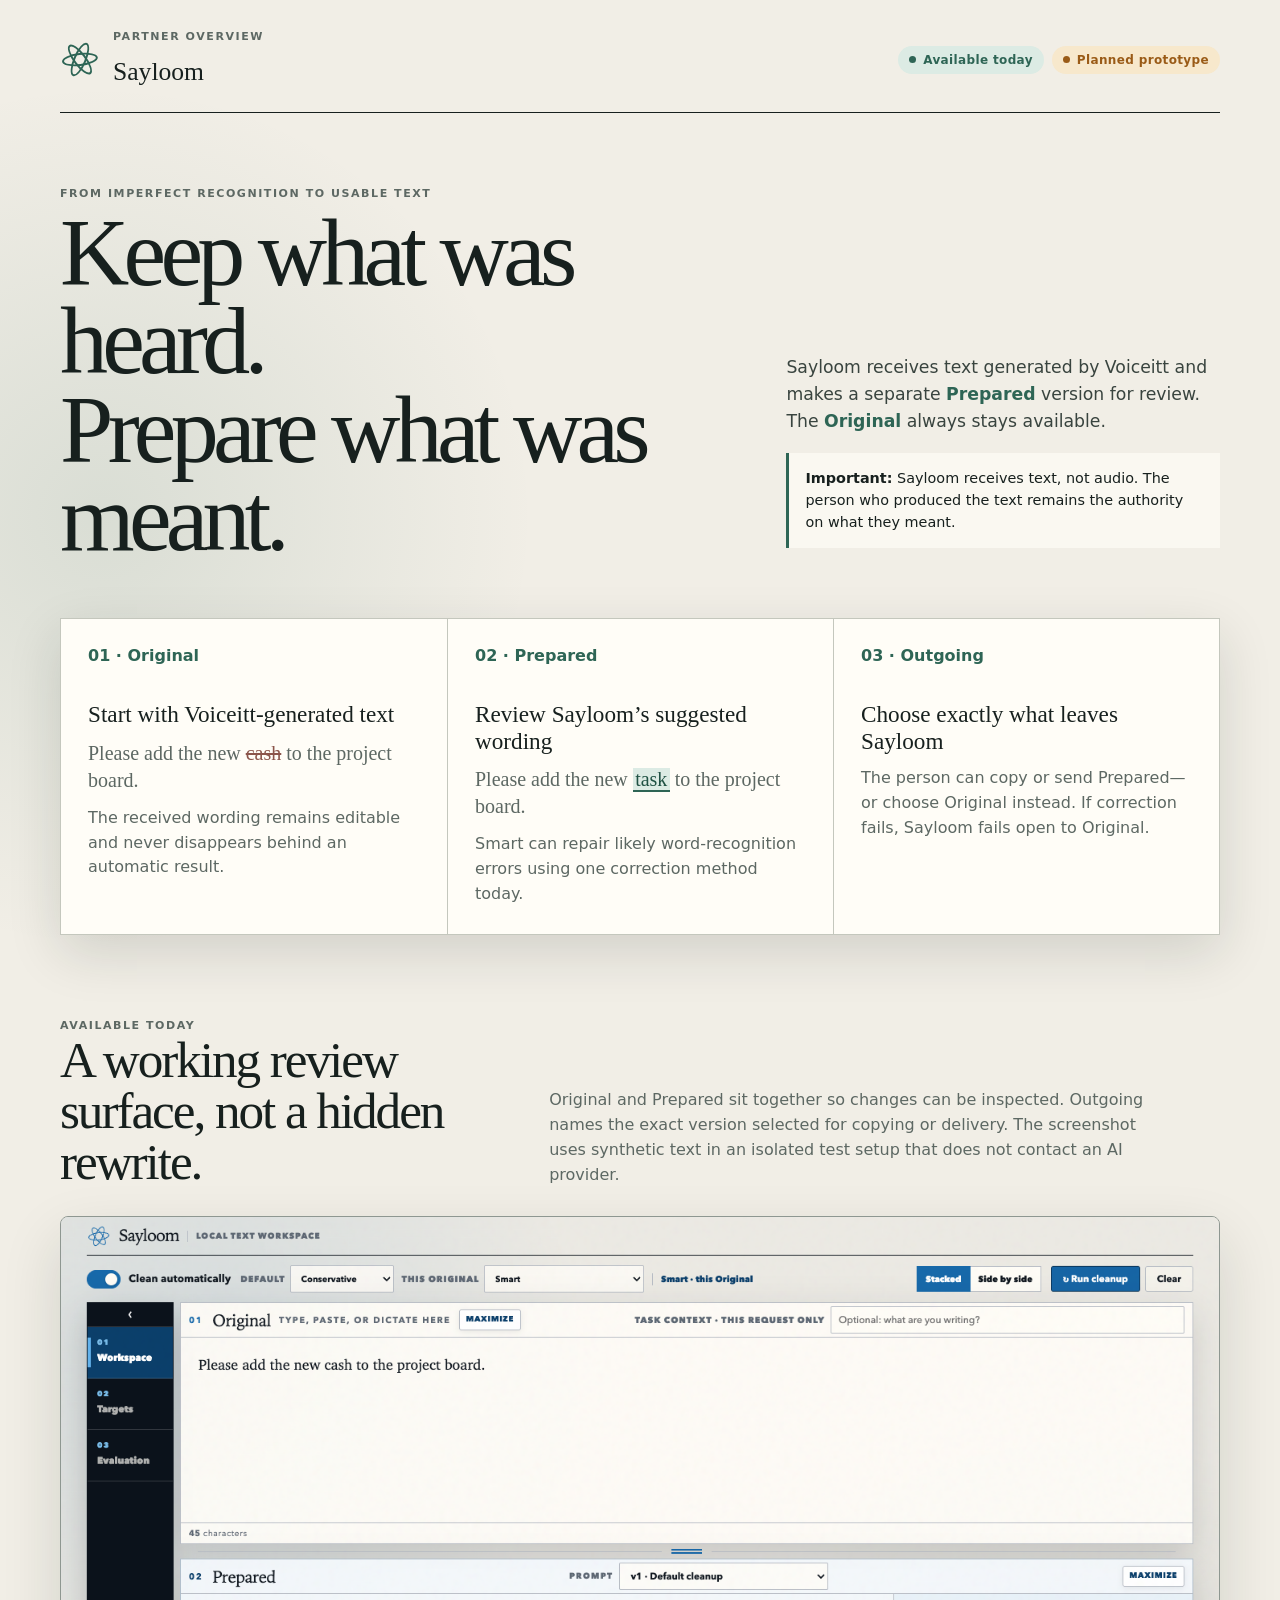
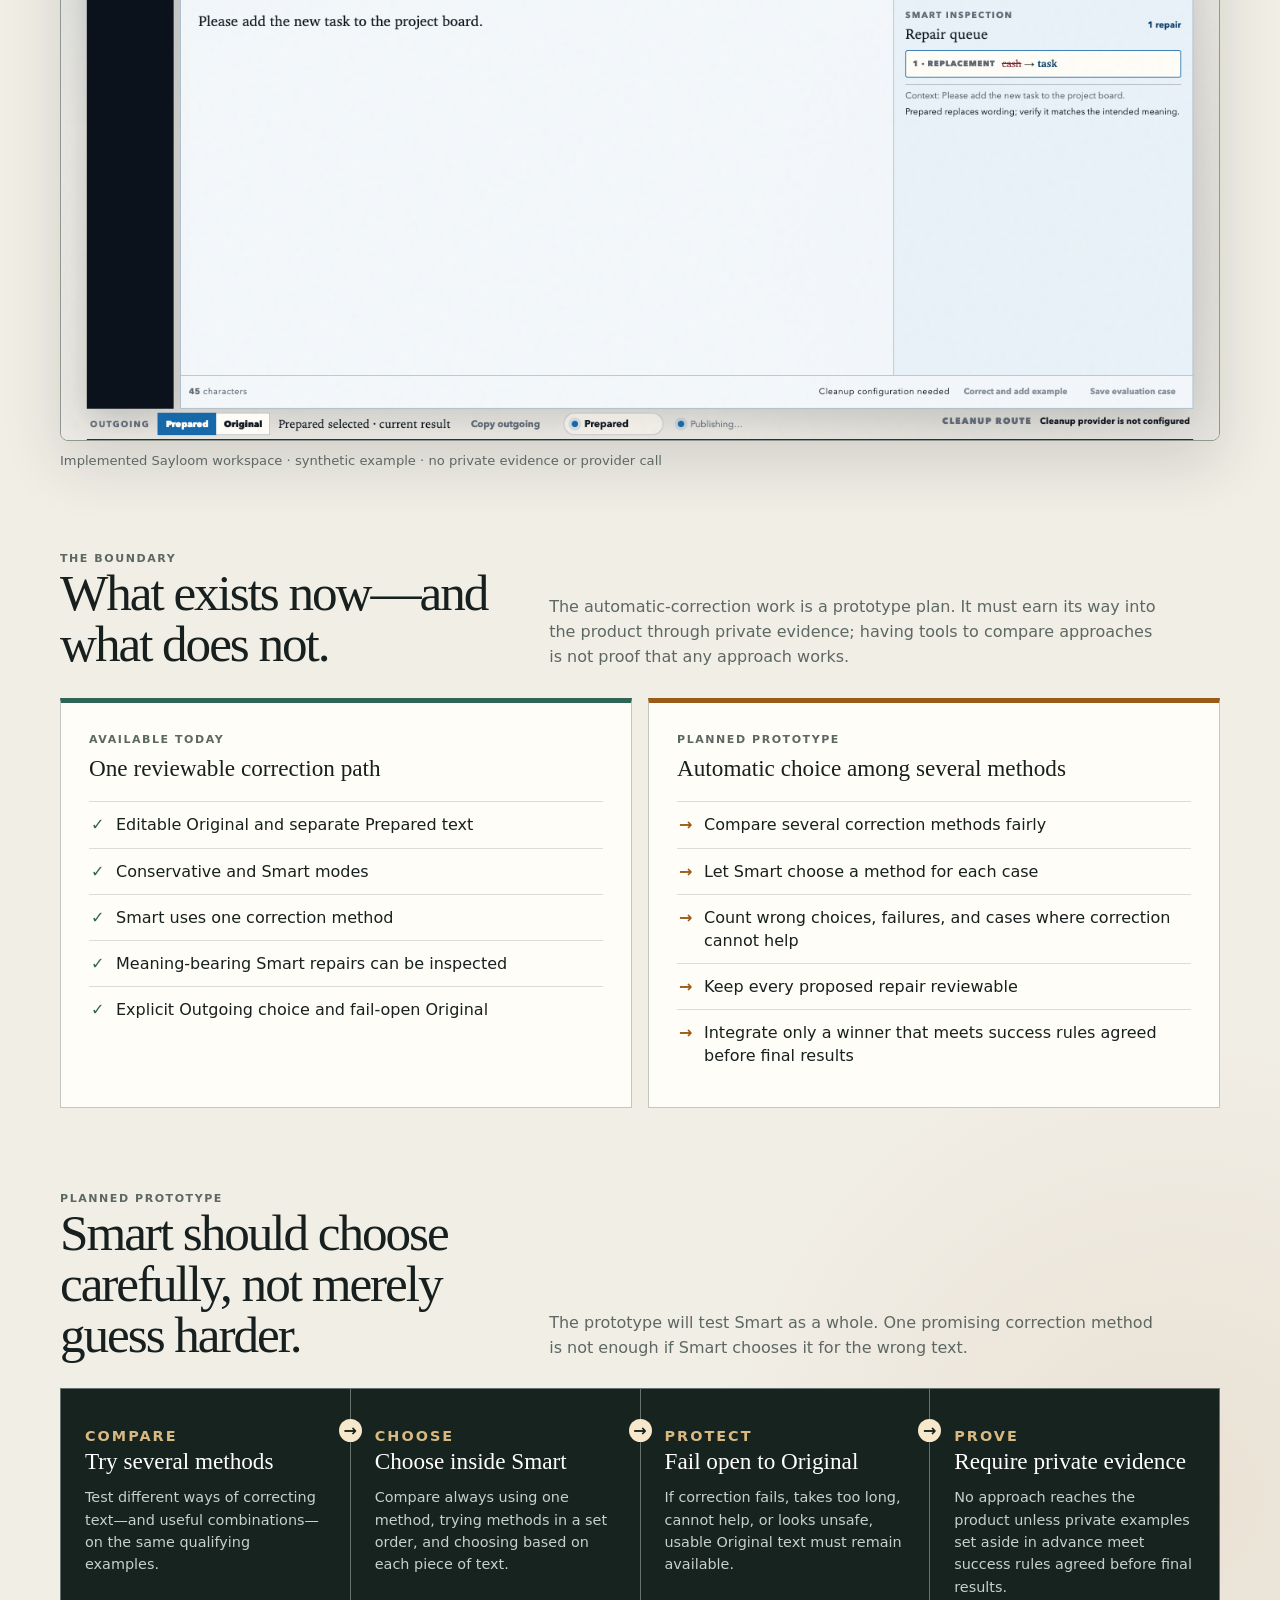
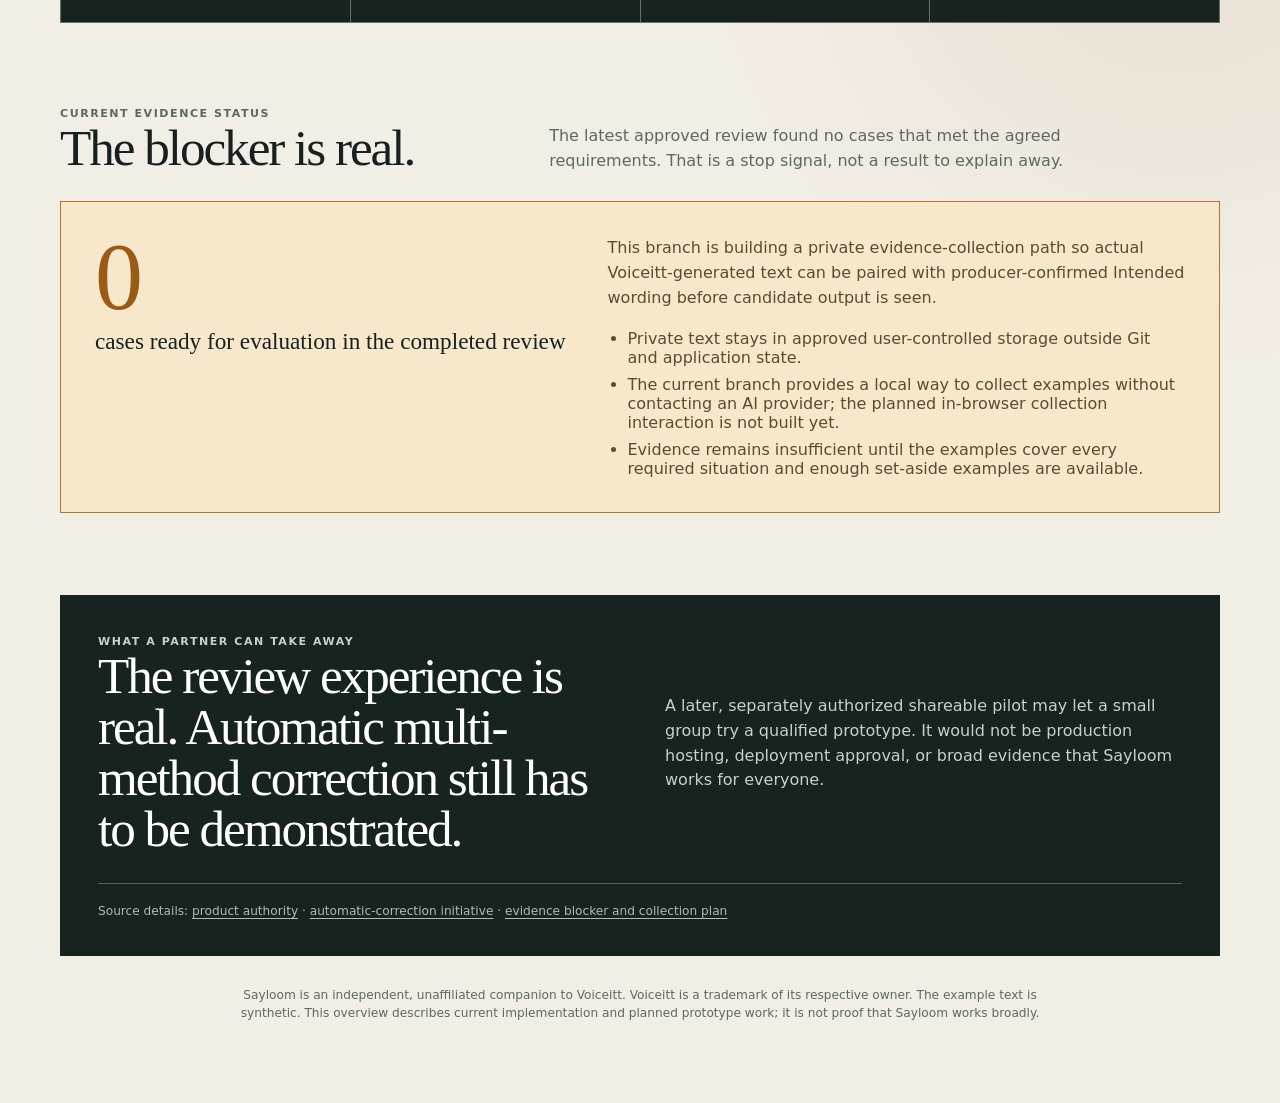
<file: docs/partner-demo.html>
<!doctype html>
<html lang="en">
  <head>
    <meta charset="utf-8">
    <meta name="viewport" content="width=device-width, initial-scale=1">
    <meta name="color-scheme" content="light">
    <title>Sayloom partner overview</title>
    <style>
      :root {
        --ink: #17201e;
        --muted: #5d6863;
        --paper: #f1eee6;
        --card: #fffdf7;
        --line: #c4c7bd;
        --green: #2e6555;
        --green-pale: #dcebe4;
        --amber: #9a5b17;
        --amber-pale: #f7e8cc;
        --night: #16231f;
        --shadow: rgba(23, 32, 30, 0.14);
      }

      * { box-sizing: border-box; }
      html { scroll-behavior: smooth; }
      body {
        margin: 0;
        color: var(--ink);
        background:
          radial-gradient(circle at 8% 12%, rgba(46, 101, 85, 0.12), transparent 27rem),
          radial-gradient(circle at 92% 72%, rgba(154, 91, 23, 0.09), transparent 30rem),
          var(--paper);
        font-family: "Avenir Next", Avenir, system-ui, sans-serif;
      }

      a { color: inherit; }
      .page { width: min(1160px, calc(100% - 40px)); margin: 0 auto; padding: 28px 0 80px; }
      .masthead { display: flex; justify-content: space-between; align-items: center; gap: 24px; padding-bottom: 20px; border-bottom: 1px solid var(--ink); }
      .brand { display: flex; align-items: center; gap: 13px; }
      .mark { position: relative; width: 40px; height: 40px; transform: rotate(-7deg); }
      .mark i { position: absolute; top: 13px; left: 2px; width: 36px; height: 13px; border: 2px solid var(--green); border-radius: 50%; }
      .mark i:nth-child(2) { transform: rotate(60deg); }
      .mark i:nth-child(3) { transform: rotate(120deg); }
      .brand-name, h1, h2, h3 { font-family: "Iowan Old Style", Palatino, serif; font-weight: 500; }
      .brand-name { margin: 0; font-size: 1.6rem; }
      .eyebrow { margin: 0 0 7px; color: var(--muted); font-size: 0.69rem; font-weight: 800; letter-spacing: 0.14em; text-transform: uppercase; }
      .state-key { display: flex; flex-wrap: wrap; gap: 8px; justify-content: flex-end; }
      .pill { display: inline-flex; align-items: center; gap: 7px; padding: 7px 11px; border-radius: 999px; font-size: 0.75rem; font-weight: 800; letter-spacing: 0.03em; }
      .pill::before { content: ""; width: 7px; height: 7px; border-radius: 50%; background: currentColor; }
      .pill.today { color: var(--green); background: var(--green-pale); }
      .pill.planned { color: var(--amber); background: var(--amber-pale); }

      .hero { display: grid; grid-template-columns: 1.2fr 0.8fr; gap: clamp(34px, 6vw, 76px); align-items: end; padding: 72px 0 56px; }
      h1 { max-width: 780px; margin: 0; font-size: clamp(3.15rem, 7.5vw, 6.5rem); line-height: 0.92; letter-spacing: -0.06em; }
      h2 { margin: 0; font-size: clamp(2rem, 4vw, 3.4rem); line-height: 1; letter-spacing: -0.04em; }
      h3 { margin: 0; font-size: 1.45rem; line-height: 1.15; }
      p { line-height: 1.55; }
      .hero-copy { margin: 0 0 3px; color: #39443f; font-size: 1.08rem; }
      .hero-copy strong { color: var(--green); }
      .rule-note { margin-top: 18px; padding: 14px 16px; border-left: 3px solid var(--green); background: rgba(255, 253, 247, 0.65); font-size: 0.9rem; }

      .story { display: grid; grid-template-columns: repeat(3, 1fr); border: 1px solid var(--line); background: var(--card); box-shadow: 0 18px 50px var(--shadow); }
      .story-card { min-height: 255px; padding: 27px; }
      .story-card + .story-card { border-left: 1px solid var(--line); }
      .story-card .number { display: block; margin-bottom: 36px; color: var(--green); font-weight: 850; }
      .story-card p { margin: 12px 0 0; color: var(--muted); }
      .example { margin: 18px 0 0; font-family: "Iowan Old Style", Palatino, serif; font-size: 1.25rem; line-height: 1.35; }
      del { color: #8b554b; text-decoration-thickness: 2px; }
      mark { padding: 0 0.12em; color: #1f5143; background: var(--green-pale); border-bottom: 2px solid var(--green); }

      .section { padding-top: 82px; }
      .section-heading { display: grid; grid-template-columns: 0.8fr 1.2fr; gap: 42px; align-items: end; margin-bottom: 28px; }
      .section-heading p { max-width: 610px; margin: 0; color: var(--muted); }
      figure { margin: 0; }
      .product-shot { overflow: hidden; border: 1px solid #8e9791; border-radius: 8px; background: #e6e5df; box-shadow: 0 24px 60px var(--shadow); }
      .product-shot img { display: block; width: 100%; height: auto; }
      figcaption { margin-top: 12px; color: var(--muted); font-size: 0.82rem; }

      .boundary { display: grid; grid-template-columns: 1fr 1fr; gap: 16px; }
      .boundary-card { padding: 28px; border: 1px solid var(--line); background: var(--card); }
      .boundary-card.today { border-top: 5px solid var(--green); }
      .boundary-card.planned { border-top: 5px solid var(--amber); }
      .boundary-card ul { margin: 20px 0 0; padding: 0; list-style: none; }
      .boundary-card li { position: relative; padding: 11px 0 11px 27px; border-top: 1px solid #dcddd6; line-height: 1.45; }
      .boundary-card li::before { position: absolute; left: 2px; font-weight: 900; }
      .boundary-card.today li::before { content: "✓"; color: var(--green); }
      .boundary-card.planned li::before { content: "→"; color: var(--amber); }

      .future-path { display: grid; grid-template-columns: repeat(4, 1fr); gap: 1px; margin-top: 24px; border: 1px solid #68726d; background: #68726d; }
      .future-step { position: relative; min-height: 190px; padding: 24px; background: var(--night); color: white; }
      .future-step + .future-step::before { content: "→"; position: absolute; left: -12px; top: 30px; z-index: 2; display: grid; place-items: center; width: 23px; height: 23px; border-radius: 50%; color: var(--night); background: var(--amber-pale); font-weight: 900; }
      .future-step .eyebrow { color: #d9b982; }
      .future-step p { margin: 12px 0 0; color: #c7d0cc; font-size: 0.9rem; }

      .evidence { display: grid; grid-template-columns: 0.9fr 1.1fr; gap: 40px; margin-top: 26px; padding: 34px; border: 1px solid #b17432; background: var(--amber-pale); }
      .evidence strong.big { display: block; color: var(--amber); font-family: "Iowan Old Style", Palatino, serif; font-size: clamp(3rem, 8vw, 6rem); font-weight: 500; line-height: 0.85; }
      .evidence h3 { margin-top: 10px; }
      .evidence p { margin: 0; color: #5e4a31; }
      .evidence ul { margin: 18px 0 0; padding-left: 20px; color: #5e4a31; }
      .evidence li + li { margin-top: 8px; }

      .closing { margin-top: 82px; padding: 38px; color: white; background: var(--night); }
      .closing-grid { display: grid; grid-template-columns: 1fr 1fr; gap: 50px; align-items: center; }
      .closing h2 { max-width: 600px; }
      .closing p { margin: 0; color: #c7d0cc; }
      .sources { margin-top: 28px; padding-top: 20px; border-top: 1px solid #53615b; color: #aebbb5; font-size: 0.76rem; }
      .sources a { text-underline-offset: 3px; }
      .disclaimer { margin: 30px auto 0; max-width: 820px; color: var(--muted); font-size: 0.76rem; text-align: center; }

      @media print {
        @page { size: A4 portrait; margin: 12mm 10mm; }
        body { -webkit-print-color-adjust: exact; print-color-adjust: exact; }
        .page { width: auto; padding: 0; }
        .hero { padding: 36px 0 28px; }
        h1 { font-size: 4.2rem; }
        .story, .boundary, .future-path, .evidence, figure { break-inside: avoid; page-break-inside: avoid; }
        .story-card { min-height: 210px; padding: 20px; }
        .story-card .number { margin-bottom: 18px; }
        .section { break-before: page; page-break-before: always; padding-top: 0; }
        .section-heading { break-after: avoid; page-break-after: avoid; }
        .closing { break-before: page; page-break-before: always; break-inside: avoid; page-break-inside: avoid; margin-top: 0; }
      }

      @media (max-width: 780px) {
        .page { width: min(100% - 24px, 620px); padding-top: 18px; }
        .masthead { align-items: flex-start; }
        .state-key { display: grid; justify-items: end; }
        .hero, .section-heading, .boundary, .evidence, .closing-grid { grid-template-columns: 1fr; }
        .hero { padding: 50px 0 38px; gap: 28px; }
        .story, .future-path { grid-template-columns: 1fr; }
        .story-card { min-height: 0; }
        .story-card + .story-card { border-left: 0; border-top: 1px solid var(--line); }
        .story-card .number { margin-bottom: 18px; }
        .future-step { min-height: 0; }
        .future-step + .future-step::before { content: "↓"; left: 24px; top: -12px; }
        .section { padding-top: 62px; }
        .closing { padding: 28px; }
      }
    </style>
  </head>
  <body>
    <div class="page">
      <header class="masthead">
        <div class="brand">
          <span class="mark" aria-hidden="true"><i></i><i></i><i></i></span>
          <div><p class="eyebrow">Partner overview</p><p class="brand-name">Sayloom</p></div>
        </div>
        <div class="state-key" aria-label="Project status key">
          <span class="pill today">Available today</span>
          <span class="pill planned">Planned prototype</span>
        </div>
      </header>

      <main>
        <section class="hero">
          <div>
            <p class="eyebrow">From imperfect recognition to usable text</p>
            <h1>Keep what was heard.<br>Prepare what was meant.</h1>
          </div>
          <div>
            <p class="hero-copy">Sayloom receives text generated by Voiceitt and makes a separate <strong>Prepared</strong> version for review. The <strong>Original</strong> always stays available.</p>
            <p class="rule-note"><strong>Important:</strong> Sayloom receives text, not audio. The person who produced the text remains the authority on what they meant.</p>
          </div>
        </section>

        <section class="story" aria-label="The Sayloom workflow available today">
          <article class="story-card">
            <span class="number">01 · Original</span>
            <h3>Start with Voiceitt-generated text</h3>
            <p class="example">Please add the new <del>cash</del> to the project board.</p>
            <p>The received wording remains editable and never disappears behind an automatic result.</p>
          </article>
          <article class="story-card">
            <span class="number">02 · Prepared</span>
            <h3>Review Sayloom’s suggested wording</h3>
            <p class="example">Please add the new <mark>task</mark> to the project board.</p>
            <p>Smart can repair likely word-recognition errors using one correction method today.</p>
          </article>
          <article class="story-card">
            <span class="number">03 · Outgoing</span>
            <h3>Choose exactly what leaves Sayloom</h3>
            <p>The person can copy or send Prepared—or choose Original instead. If correction fails, Sayloom fails open to Original.</p>
          </article>
        </section>

        <section class="section" aria-labelledby="built-title">
          <div class="section-heading">
            <div><p class="eyebrow">Available today</p><h2 id="built-title">A working review surface, not a hidden rewrite.</h2></div>
            <p>Original and Prepared sit together so changes can be inspected. Outgoing names the exact version selected for copying or delivery. The screenshot uses synthetic text in an isolated test setup that does not contact an AI provider.</p>
          </div>
          <figure>
            <div class="product-shot"><img src="images/partner-demo-workspace.png" alt="Sayloom workspace showing synthetic Original and Prepared text, a Smart repair review, and Prepared selected as Outgoing"></div>
            <figcaption>Implemented Sayloom workspace · synthetic example · no private evidence or provider call</figcaption>
          </figure>
        </section>

        <section class="section" aria-labelledby="boundary-title">
          <div class="section-heading">
            <div><p class="eyebrow">The boundary</p><h2 id="boundary-title">What exists now—and what does not.</h2></div>
            <p>The automatic-correction work is a prototype plan. It must earn its way into the product through private evidence; having tools to compare approaches is not proof that any approach works.</p>
          </div>
          <div class="boundary">
            <article class="boundary-card today">
              <p class="eyebrow">Available today</p>
              <h3>One reviewable correction path</h3>
              <ul>
                <li>Editable Original and separate Prepared text</li>
                <li>Conservative and Smart modes</li>
                <li>Smart uses one correction method</li>
                <li>Meaning-bearing Smart repairs can be inspected</li>
                <li>Explicit Outgoing choice and fail-open Original</li>
              </ul>
            </article>
            <article class="boundary-card planned">
              <p class="eyebrow">Planned prototype</p>
              <h3>Automatic choice among several methods</h3>
              <ul>
                <li>Compare several correction methods fairly</li>
                <li>Let Smart choose a method for each case</li>
                <li>Count wrong choices, failures, and cases where correction cannot help</li>
                <li>Keep every proposed repair reviewable</li>
                <li>Integrate only a winner that meets success rules agreed before final results</li>
              </ul>
            </article>
          </div>
        </section>

        <section class="section" aria-labelledby="plan-title">
          <div class="section-heading">
            <div><p class="eyebrow">Planned prototype</p><h2 id="plan-title">Smart should choose carefully, not merely guess harder.</h2></div>
            <p>The prototype will test Smart as a whole. One promising correction method is not enough if Smart chooses it for the wrong text.</p>
          </div>
          <div class="future-path" aria-label="Planned automatic correction prototype flow">
            <article class="future-step"><p class="eyebrow">Compare</p><h3>Try several methods</h3><p>Test different ways of correcting text—and useful combinations—on the same qualifying examples.</p></article>
            <article class="future-step"><p class="eyebrow">Choose</p><h3>Choose inside Smart</h3><p>Compare always using one method, trying methods in a set order, and choosing based on each piece of text.</p></article>
            <article class="future-step"><p class="eyebrow">Protect</p><h3>Fail open to Original</h3><p>If correction fails, takes too long, cannot help, or looks unsafe, usable Original text must remain available.</p></article>
            <article class="future-step"><p class="eyebrow">Prove</p><h3>Require private evidence</h3><p>No approach reaches the product unless private examples set aside in advance meet success rules agreed before final results.</p></article>
          </div>
        </section>

        <section class="section" aria-labelledby="evidence-title">
          <div class="section-heading">
            <div><p class="eyebrow">Current evidence status</p><h2 id="evidence-title">The blocker is real.</h2></div>
            <p>The latest approved review found no cases that met the agreed requirements. That is a stop signal, not a result to explain away.</p>
          </div>
          <div class="evidence">
            <div><strong class="big">0</strong><h3>cases ready for evaluation in the completed review</h3></div>
            <div>
              <p>This branch is building a private evidence-collection path so actual Voiceitt-generated text can be paired with producer-confirmed Intended wording before candidate output is seen.</p>
              <ul>
                <li>Private text stays in approved user-controlled storage outside Git and application state.</li>
                <li>The current branch provides a local way to collect examples without contacting an AI provider; the planned in-browser collection interaction is not built yet.</li>
                <li>Evidence remains insufficient until the examples cover every required situation and enough set-aside examples are available.</li>
              </ul>
            </div>
          </div>
        </section>

        <section class="closing">
          <div class="closing-grid">
            <div><p class="eyebrow">What a partner can take away</p><h2>The review experience is real. Automatic multi-method correction still has to be demonstrated.</h2></div>
            <p>A later, separately authorized shareable pilot may let a small group try a qualified prototype. It would not be production hosting, deployment approval, or broad evidence that Sayloom works for everyone.</p>
          </div>
          <div class="sources">Source details: <a href="../PRODUCT.md">product authority</a> · <a href="https://github.com/dmclark/sayloom/issues/46">automatic-correction initiative</a> · <a href="https://github.com/dmclark/sayloom/issues/60">evidence blocker and collection plan</a></div>
        </section>
      </main>

      <p class="disclaimer">Sayloom is an independent, unaffiliated companion to Voiceitt. Voiceitt is a trademark of its respective owner. The example text is synthetic. This overview describes current implementation and planned prototype work; it is not proof that Sayloom works broadly.</p>
    </div>
  </body>
</html>
</file>
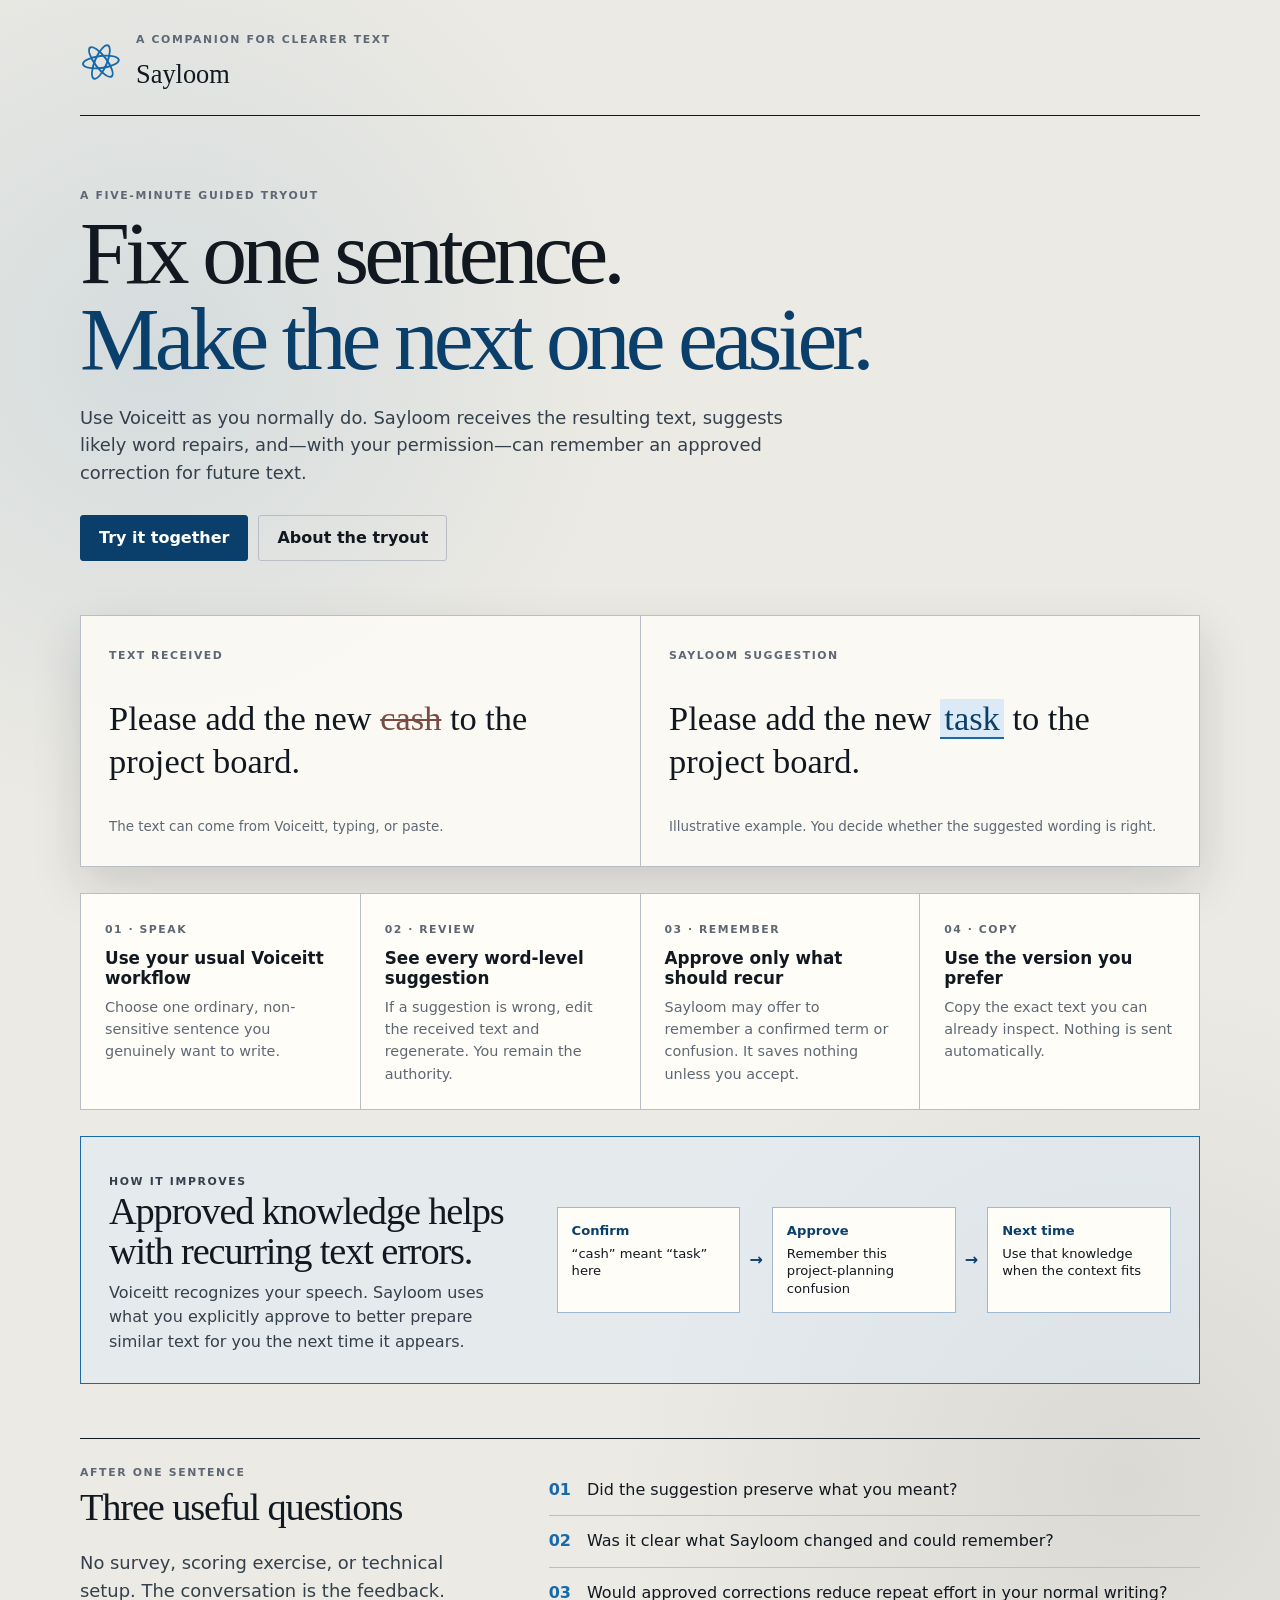
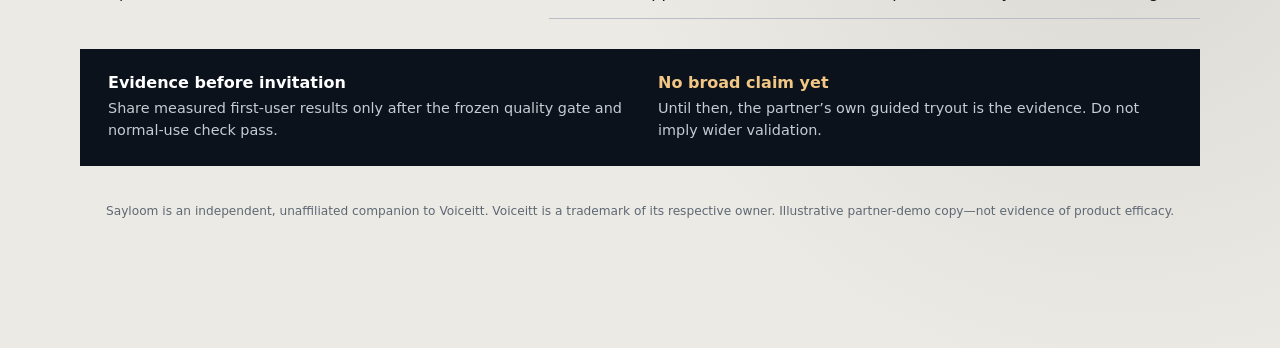
<file: docs/drafts/partner-demo.html>
<!doctype html>
<html lang="en">
  <head>
    <meta charset="utf-8">
    <meta name="viewport" content="width=device-width, initial-scale=1">
    <meta name="color-scheme" content="light">
    <title>Sayloom partner demonstration</title>
    <style>
      :root {
        --ink: #111820;
        --night: #0b121b;
        --muted: #5e6874;
        --paper: #eceae4;
        --paper-bright: #fffdf7;
        --line: #b9bec6;
        --blue: #1769aa;
        --blue-dark: #0b3f6b;
        --blue-pale: #dbeaf6;
        --shadow: rgba(11, 18, 27, 0.15);
      }

      * { box-sizing: border-box; }

      body {
        margin: 0;
        min-height: 100vh;
        color: var(--ink);
        background:
          radial-gradient(circle at 12% 18%, rgba(23, 105, 170, 0.11), transparent 30rem),
          radial-gradient(circle at 88% 76%, rgba(11, 18, 27, 0.08), transparent 32rem),
          var(--paper);
        font-family: "Avenir Next", Avenir, system-ui, sans-serif;
      }

      .page {
        width: min(1120px, calc(100% - 40px));
        margin: 0 auto;
        padding: 32px 0 116px;
      }

      .masthead {
        display: flex;
        align-items: center;
        justify-content: space-between;
        gap: 20px;
        padding-bottom: 20px;
        border-bottom: 1px solid var(--ink);
      }

      .brand { display: flex; align-items: center; gap: 14px; }
      .mark { position: relative; width: 42px; height: 42px; transform: rotate(-7deg); }
      .mark i {
        position: absolute;
        top: 13px;
        left: 2px;
        width: 38px;
        height: 14px;
        border: 2px solid var(--blue);
        border-radius: 50%;
      }
      .mark i:nth-child(2) { transform: rotate(60deg); }
      .mark i:nth-child(3) { transform: rotate(120deg); }

      .eyebrow {
        margin: 0 0 5px;
        color: var(--muted);
        font-size: 0.68rem;
        font-weight: 800;
        letter-spacing: 0.15em;
        text-transform: uppercase;
      }

      .brand-name { margin: 0; font-family: "Iowan Old Style", Palatino, serif; font-size: 1.65rem; font-weight: 500; }

      h1, h2 { font-family: "Iowan Old Style", Palatino, serif; font-weight: 500; }
      h1 { margin: 0; font-size: clamp(3rem, 7vw, 5.8rem); line-height: 0.96; letter-spacing: -0.055em; }
      h2 { margin: 0; font-size: clamp(1.7rem, 3vw, 2.5rem); line-height: 1.05; letter-spacing: -0.03em; }
      p { line-height: 1.55; }

      .lede { max-width: 720px; margin: 22px 0 0; color: #34404b; font-size: 1.12rem; }
      .hero { padding: 72px 0 54px; }
      .accent { color: var(--blue-dark); }
      .button {
        display: inline-flex;
        align-items: center;
        justify-content: center;
        min-height: 46px;
        padding: 10px 18px;
        border: 1px solid var(--blue-dark);
        border-radius: 3px;
        color: white;
        background: var(--blue-dark);
        font-weight: 750;
      }
      .button.secondary { color: var(--ink); background: transparent; border-color: var(--line); }
      .actions { display: flex; flex-wrap: wrap; gap: 10px; margin-top: 28px; }

      .sheet {
        border: 1px solid var(--line);
        background: rgba(255, 253, 247, 0.82);
        box-shadow: 0 18px 46px var(--shadow);
      }

      .sentence-demo { display: grid; grid-template-columns: 1fr 1fr; }
      .sentence {
        min-height: 230px;
        padding: 28px;
      }
      .sentence + .sentence { border-left: 1px solid var(--line); }
      .label { color: var(--muted); font-size: 0.68rem; font-weight: 800; letter-spacing: 0.14em; text-transform: uppercase; }
      .example { margin: 34px 0; font-family: "Iowan Old Style", Palatino, serif; font-size: clamp(1.45rem, 3vw, 2.15rem); line-height: 1.25; }
      mark { padding: 0 0.12em; color: var(--blue-dark); background: var(--blue-pale); border-bottom: 2px solid var(--blue); }
      del { color: #7a4b43; text-decoration-thickness: 2px; }
      .note { margin: 0; color: var(--muted); font-size: 0.84rem; }

      .steps { display: grid; grid-template-columns: repeat(4, 1fr); gap: 1px; margin-top: 26px; background: var(--line); border: 1px solid var(--line); }
      .step { min-height: 178px; padding: 24px; background: var(--paper-bright); }
      .step strong { display: block; margin: 11px 0 8px; font-size: 1.05rem; }
      .step p { margin: 0; color: var(--muted); font-size: 0.9rem; }

      .learning-loop {
        display: grid;
        grid-template-columns: 0.8fr 1.2fr;
        gap: 38px;
        align-items: center;
        margin-top: 26px;
        padding: 28px;
        border: 1px solid var(--blue);
        background: rgba(219, 234, 246, 0.48);
      }
      .learning-loop p { margin: 9px 0 0; color: #34404b; }
      .memory-path { display: flex; align-items: stretch; gap: 9px; }
      .memory-item { flex: 1; padding: 14px; border: 1px solid #9fb9cf; background: var(--paper-bright); font-size: 0.82rem; line-height: 1.35; }
      .memory-item strong { display: block; margin-bottom: 5px; color: var(--blue-dark); }
      .memory-arrow { display: grid; place-items: center; color: var(--blue-dark); font-weight: 800; }

      .feedback { margin-top: 54px; padding-top: 26px; border-top: 1px solid var(--ink); }
      .feedback-grid { display: grid; grid-template-columns: 0.9fr 1.4fr; gap: 50px; }
      .questions { margin: 0; padding: 0; list-style: none; counter-reset: question; }
      .questions li { display: flex; gap: 16px; padding: 14px 0; border-bottom: 1px solid var(--line); line-height: 1.4; }
      .questions li::before { counter-increment: question; content: "0" counter(question); color: var(--blue); font-weight: 800; }

      .proof-banner {
        display: grid;
        grid-template-columns: 1fr 1fr;
        gap: 36px;
        margin-top: 30px;
        padding: 24px 28px;
        color: white;
        background: var(--night);
      }
      .proof-banner p { margin: 5px 0 0; color: #c4ccd4; font-size: 0.9rem; }
      .proof-banner .pending { color: #f2c785; }

      .disclaimer { margin-top: 36px; color: var(--muted); font-size: 0.76rem; line-height: 1.5; text-align: center; }

      @media (max-width: 760px) {
        .page { width: min(100% - 24px, 620px); padding-top: 18px; }
        .masthead { align-items: flex-start; }
        .hero { display: block; padding: 48px 0 34px; }
        .sentence-demo, .steps, .learning-loop, .feedback-grid, .proof-banner { grid-template-columns: 1fr; }
        .sentence + .sentence { border-left: 0; border-top: 1px solid var(--line); }
        .step { min-height: 0; }
        .memory-path { flex-direction: column; }
        .memory-arrow { transform: rotate(90deg); }
        .proof-banner { gap: 14px; }
      }
    </style>
  </head>
  <body>
    <div class="page">
      <header class="masthead">
        <div class="brand">
          <span class="mark" aria-hidden="true"><i></i><i></i><i></i></span>
          <div>
            <p class="eyebrow">A companion for clearer text</p>
            <p class="brand-name">Sayloom</p>
          </div>
        </div>
      </header>

      <main>
        <section class="hero">
          <p class="eyebrow">A five-minute guided tryout</p>
          <h1>Fix one sentence.<br><span class="accent">Make the next one easier.</span></h1>
          <p class="lede">Use Voiceitt as you normally do. Sayloom receives the resulting text, suggests likely word repairs, and—with your permission—can remember an approved correction for future text.</p>
          <div class="actions">
            <span class="button">Try it together</span>
            <span class="button secondary">About the tryout</span>
          </div>
        </section>

        <section class="sheet sentence-demo" aria-label="Illustrative before and after">
          <article class="sentence">
            <span class="label">Text received</span>
            <p class="example">Please add the new <del>cash</del> to the project board.</p>
            <p class="note">The text can come from Voiceitt, typing, or paste.</p>
          </article>
          <article class="sentence">
            <span class="label">Sayloom suggestion</span>
            <p class="example">Please add the new <mark>task</mark> to the project board.</p>
            <p class="note">Illustrative example. You decide whether the suggested wording is right.</p>
          </article>
        </section>

        <section class="steps" aria-label="Tryout steps">
          <article class="step"><span class="label">01 · Speak</span><strong>Use your usual Voiceitt workflow</strong><p>Choose one ordinary, non-sensitive sentence you genuinely want to write.</p></article>
          <article class="step"><span class="label">02 · Review</span><strong>See every word-level suggestion</strong><p>If a suggestion is wrong, edit the received text and regenerate. You remain the authority.</p></article>
          <article class="step"><span class="label">03 · Remember</span><strong>Approve only what should recur</strong><p>Sayloom may offer to remember a confirmed term or confusion. It saves nothing unless you accept.</p></article>
          <article class="step"><span class="label">04 · Copy</span><strong>Use the version you prefer</strong><p>Copy the exact text you can already inspect. Nothing is sent automatically.</p></article>
        </section>

        <section class="learning-loop" aria-label="How approved corrections help next time">
          <div>
            <p class="eyebrow">How it improves</p>
            <h2>Approved knowledge helps with recurring text errors.</h2>
            <p>Voiceitt recognizes your speech. Sayloom uses what you explicitly approve to better prepare similar text for you the next time it appears.</p>
          </div>
          <div class="memory-path" aria-label="Confirm, approve, and reuse">
            <div class="memory-item"><strong>Confirm</strong>“cash” meant “task” here</div>
            <span class="memory-arrow" aria-hidden="true">→</span>
            <div class="memory-item"><strong>Approve</strong>Remember this project-planning confusion</div>
            <span class="memory-arrow" aria-hidden="true">→</span>
            <div class="memory-item"><strong>Next time</strong>Use that knowledge when the context fits</div>
          </div>
        </section>

        <section class="feedback">
          <div class="feedback-grid">
            <div><p class="eyebrow">After one sentence</p><h2>Three useful questions</h2><p class="lede">No survey, scoring exercise, or technical setup. The conversation is the feedback.</p></div>
            <ol class="questions"><li>Did the suggestion preserve what you meant?</li><li>Was it clear what Sayloom changed and could remember?</li><li>Would approved corrections reduce repeat effort in your normal writing?</li></ol>
          </div>
        </section>

        <section class="proof-banner">
          <div><strong>Evidence before invitation</strong><p>Share measured first-user results only after the frozen quality gate and normal-use check pass.</p></div>
          <div><strong class="pending">No broad claim yet</strong><p>Until then, the partner’s own guided tryout is the evidence. Do not imply wider validation.</p></div>
        </section>
      </main>
      <p class="disclaimer">Sayloom is an independent, unaffiliated companion to Voiceitt. Voiceitt is a trademark of its respective owner. Illustrative partner-demo copy—not evidence of product efficacy.</p>
    </div>
  </body>
</html>
</file>
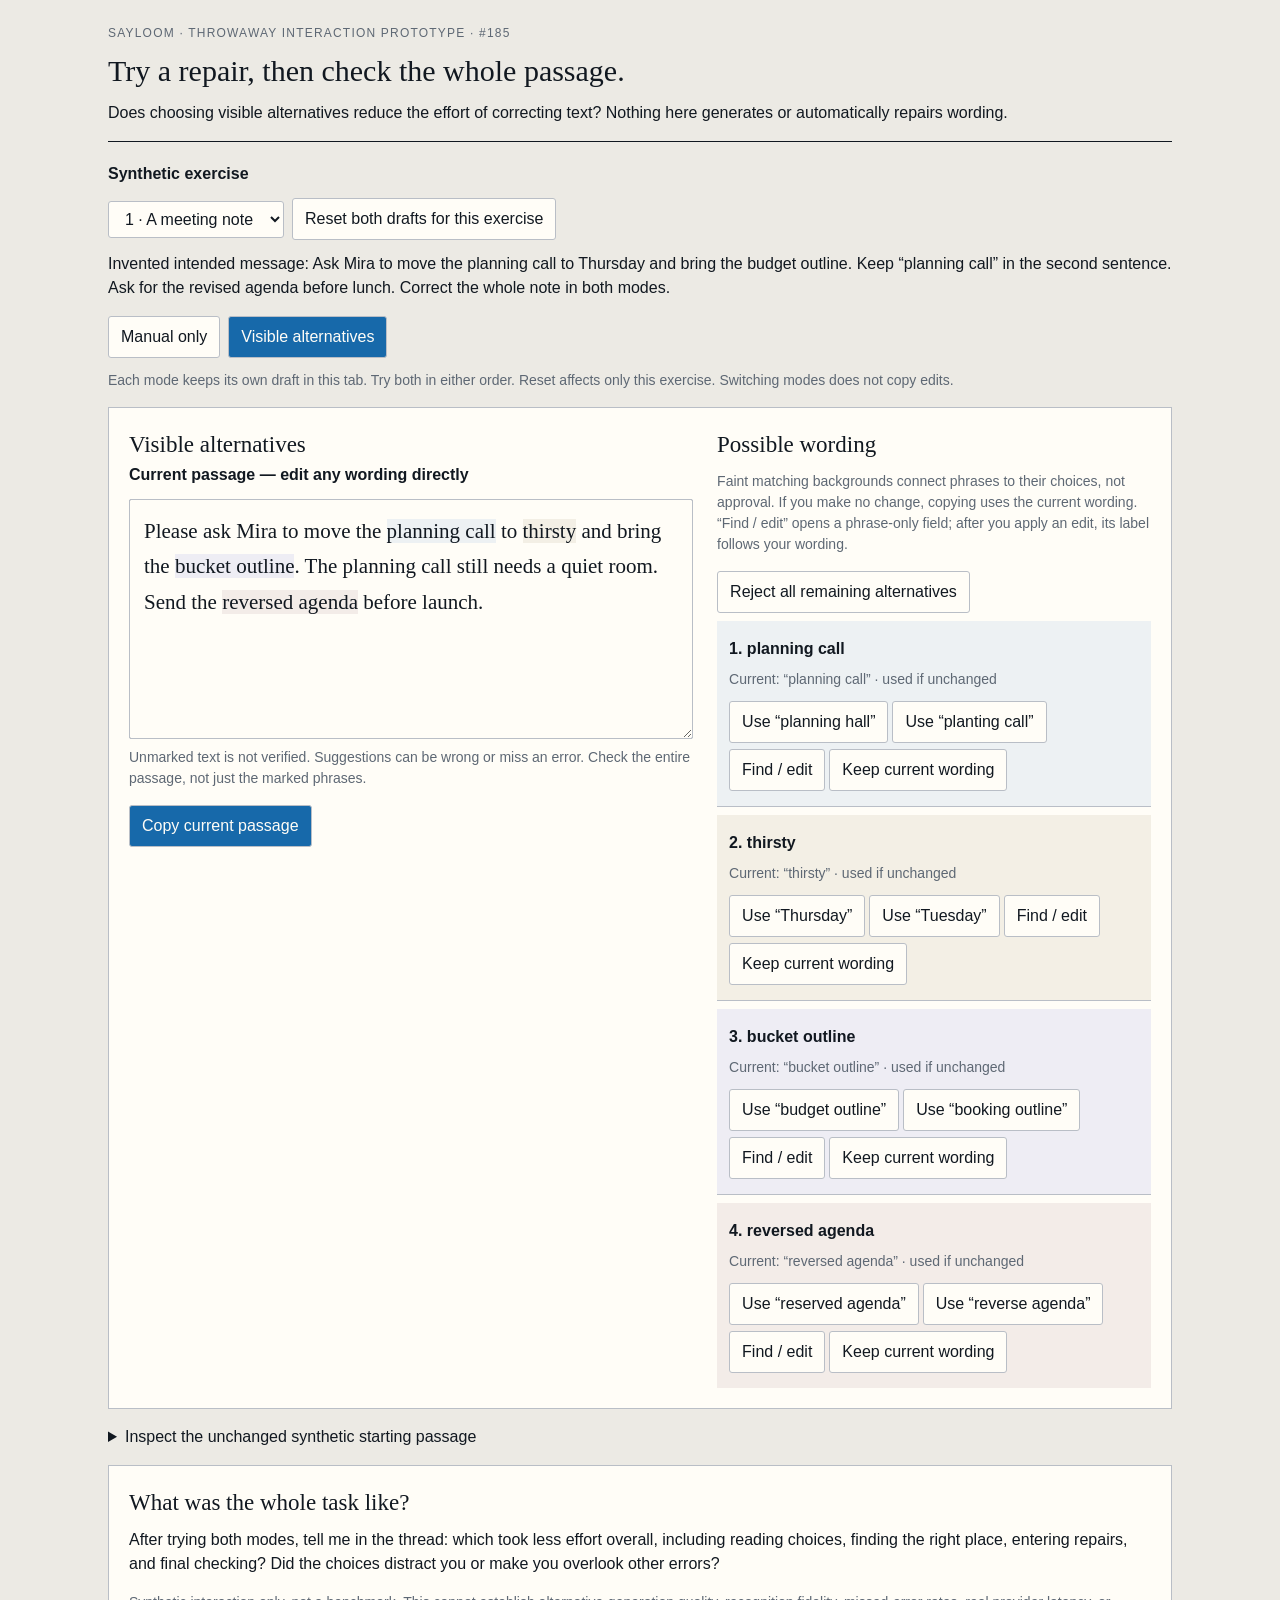
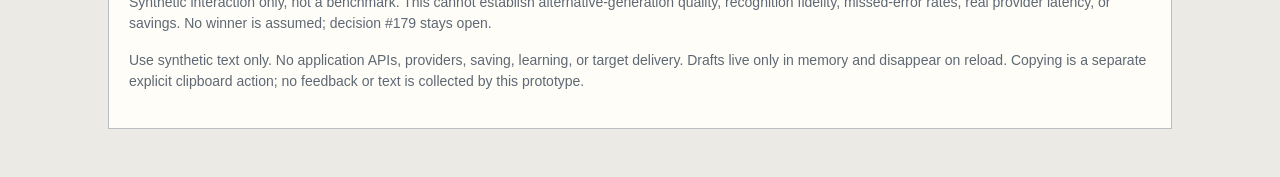
<file: src/local_text/prototypes/phrase-alternatives.html>
<!doctype html>
<!-- THROWAWAY #185: compare manual entry with visible, predefined alternatives.
     Run: python -m http.server 7540 --directory src/local_text/prototypes
     No application scripts, APIs, storage, providers, or production routes. -->
<html lang="en">
<meta charset="utf-8">
<meta name="viewport" content="width=device-width, initial-scale=1">
<title>Phrase alternatives · Sayloom prototype #185</title>
<style>
* { box-sizing: border-box; }
[hidden] { display: none !important; }
body { margin: 0; background: #eceae4; color: #111820; font: 16px/1.5 Avenir, sans-serif; }
main { max-width: 1120px; margin: auto; padding: 24px 28px 48px; }
header { border-bottom: 1px solid #111820; margin-bottom: 20px; }
h1, h2 { font-family: Palatino, Georgia, serif; font-weight: 500; }
h1 { font-size: 30px; margin: 6px 0; } h2 { font-size: 23px; margin: 0; }
p { margin: 8px 0 16px; } .eyebrow { color: #5e6874; font-size: 12px; letter-spacing: .1em; }
button, select { font: inherit; padding: 8px 12px; border: 1px solid #b9bec6; border-radius: 3px; background: #fffdf7; color: #111820; cursor: pointer; }
button:hover { background: #dbeaf6; } button:disabled { opacity: .6; cursor: default; }
button[aria-pressed="true"], .primary { background: #1769aa; color: #fffdf7; }
.primary:hover { background: #0b3f6b; }
:focus-visible { outline: 3px solid #1769aa; outline-offset: 3px; }
.toolbar, .actions { display: flex; flex-wrap: wrap; align-items: center; gap: 8px; margin: 12px 0; }
.sheet { background: #fffdf7; border: 1px solid #b9bec6; padding: 20px; margin-top: 16px; }
.workspace { display: grid; grid-template-columns: minmax(0, 1.3fr) minmax(0, 1fr); gap: 24px; }
.workspace.manual { grid-template-columns: 1fr; }
label { display: block; font-weight: 600; }
.editor { position: relative; margin-top: 12px; background: #fffdf7; }
textarea, .phrase-highlights { width: 100%; padding: 14px; border: 1px solid #b9bec6; border-radius: 2px; font: 21px/1.7 Charter, Georgia, serif; letter-spacing: normal; }
textarea { position: relative; display: block; min-height: 240px; resize: vertical; background: transparent; color: #111820; }
.phrase-highlights { position: absolute; inset: 0; pointer-events: none; color: transparent; overflow: hidden; white-space: pre-wrap; overflow-wrap: break-word; }
.phrase-highlights mark { color: transparent; background: var(--phrase-tint); }
.muted, small { color: #5e6874; } .muted { font-size: 14px; }
.suggestion { padding: 12px; margin-top: 8px; border-bottom: 1px solid #b9bec6; background: var(--phrase-tint); }
.suggestion:last-child { border-bottom: 0; }
.suggestion p { margin: 4px 0 8px; } .suggestion button { margin: 3px 4px 3px 0; text-align: left; }
.phrase-editor { margin-top: 12px; }
.phrase-editor input { width: 100%; min-width: 0; padding: 10px; margin: 8px 0; border: 1px solid #b9bec6; border-radius: 2px; background: #fffdf7; color: #111820; font: inherit; }
blockquote { margin: 12px 0; padding-left: 14px; border-left: 3px solid #b9bec6; }
#status { min-height: 24px; color: #0b3f6b; }
details { margin-top: 16px; } summary { cursor: pointer; }
@media (max-width: 760px) { main { padding: 16px 12px 36px; } .workspace { grid-template-columns: 1fr; } .sheet { padding: 14px; } h1 { font-size: 26px; } textarea, .phrase-highlights { font-size: 19px; } }
</style>
<main>
<header id="prototype-purpose">
  <div class="eyebrow">SAYLOOM · THROWAWAY INTERACTION PROTOTYPE · #185</div>
  <h1>Try a repair, then check the whole passage.</h1>
  <p>Does choosing visible alternatives reduce the effort of correcting text? Nothing here generates or automatically repairs wording.</p>
</header>
<section id="exercise-controls">
  <label for="exercise">Synthetic exercise</label>
  <div class="toolbar">
    <select id="exercise"><option value="0">1 · A meeting note</option><option value="1">2 · A delivery note</option></select>
    <button id="reset">Reset both drafts for this exercise</button>
  </div>
  <p id="brief"></p>
  <div class="toolbar" role="group" aria-label="Comparison mode">
    <button id="manual" aria-pressed="false">Manual only</button>
    <button id="alternatives" aria-pressed="true">Visible alternatives</button>
  </div>
  <p class="muted">Each mode keeps its own draft in this tab. Try both in either order. Reset affects only this exercise. Switching modes does not copy edits.</p>
</section>
<section class="sheet" id="working-sheet">
  <div class="workspace" id="workspace">
    <div id="passage-panel">
      <h2 id="mode-title">Visible alternatives</h2>
      <label for="passage">Current passage — edit any wording directly</label>
      <div class="editor">
        <div id="highlights" class="phrase-highlights" aria-hidden="true"></div>
        <textarea id="passage" spellcheck="false" aria-describedby="review-warning"></textarea>
      </div>
      <p class="muted" id="review-warning">Unmarked text is not verified. Suggestions can be wrong or miss an error. Check the entire passage, not just the marked phrases.</p>
      <div class="actions"><button class="primary" id="copy">Copy current passage</button></div>
      <p id="status" role="status" aria-live="polite"></p>
    </div>
    <aside id="choices-panel" aria-label="Predefined phrase alternatives">
      <h2>Possible wording</h2>
      <p class="muted">Faint matching backgrounds connect phrases to their choices, not approval. If you make no change, copying uses the current wording. “Find / edit” opens a phrase-only field; after you apply an edit, its label follows your wording.</p>
      <button id="reject-all">Reject all remaining alternatives</button>
      <div id="choices"></div>
    </aside>
  </div>
</section>
<details id="source-panel"><summary>Inspect the unchanged synthetic starting passage</summary><blockquote id="source"></blockquote></details>
<section class="sheet" id="feedback">
  <h2>What was the whole task like?</h2>
  <p>After trying both modes, tell me in the thread: which took less effort overall, including reading choices, finding the right place, entering repairs, and final checking? Did the choices distract you or make you overlook other errors?</p>
  <p class="muted">Synthetic interaction only, not a benchmark. This cannot establish alternative-generation quality, recognition fidelity, missed-error rates, real provider latency, or savings. No winner is assumed; decision #179 stays open.</p>
  <p class="muted">Use synthetic text only. No application APIs, providers, saving, learning, or target delivery. Drafts live only in memory and disappear on reload. Copying is a separate explicit clipboard action; no feedback or text is collected by this prototype.</p>
</section>
</main>
<script>
const exercises = [
  {
    brief: 'Invented intended message: Ask Mira to move the planning call to Thursday and bring the budget outline. Keep “planning call” in the second sentence. Ask for the revised agenda before lunch. Correct the whole note in both modes.',
    text: 'Please ask Mira to move the planning call to thirsty and bring the bucket outline. The planning call still needs a quiet room. Send the reversed agenda before launch.',
    phrases: [
      { wording: 'planning call', options: ['planning hall', 'planting call'] },
      { wording: 'thirsty', options: ['Thursday', 'Tuesday'] },
      { wording: 'bucket outline', options: ['budget outline', 'booking outline'] },
      { wording: 'reversed agenda', options: ['reserved agenda', 'reverse agenda'] },
    ],
  },
  {
    brief: 'Invented intended message: Leave the parcel at the side entrance, not the main entrance. Keep the later “main entrance” unchanged. Ask Niko to check the delivery window and leave the receipt on the kitchen table.',
    text: 'Leave the parcel at the main entrance, not the front desk. The main entrance closes at six. Ask Niko to check the discovery window and leave the receipt on the chicken table.',
    phrases: [
      { wording: 'main entrance', options: ['side entrance', 'rear entrance'] },
      { wording: 'discovery window', options: ['delivery window', 'display window'] },
      { wording: 'chicken table', options: ['checking table', 'chicken label'] },
    ],
  },
];
const $ = id => document.getElementById(id);
let exerciseIndex = 0;
let mode = new URLSearchParams(location.search).get('variant') === 'manual' ? 'manual' : 'alternatives';
function fresh(exercise) {
  return { text: exercise.text, phrases: exercise.phrases.map(phrase => ({
    ...phrase, start: exercise.text.indexOf(phrase.wording),
    end: exercise.text.indexOf(phrase.wording) + phrase.wording.length, state: 'available',
  })) };
}
const drafts = exercises.map(exercise => ({ manual: fresh(exercise), alternatives: fresh(exercise) }));
const current = () => drafts[exerciseIndex][mode];
const phraseTints = ['#edf1f3', '#f3efe5', '#eeedf4', '#f3ece8'];
function renderHighlights() {
  const mirror = $('highlights'); mirror.replaceChildren();
  let offset = 0;
  if (mode === 'alternatives') current().phrases.forEach((phrase, index) => {
    if (phrase.state === 'unavailable') return;
    mirror.append(document.createTextNode(current().text.slice(offset, phrase.start)));
    const mark = document.createElement('mark');
    mark.style.setProperty('--phrase-tint', phraseTints[index]);
    mark.textContent = current().text.slice(phrase.start, phrase.end); mirror.append(mark);
    offset = phrase.end;
  });
  mirror.append(document.createTextNode(current().text.slice(offset) + '\n'));
  mirror.style.width = `${$('passage').clientWidth + 2}px`;
  mirror.scrollTop = $('passage').scrollTop;
  mirror.scrollLeft = $('passage').scrollLeft;
}
$('passage').addEventListener('scroll', renderHighlights);
new ResizeObserver(renderHighlights).observe($('passage'));
function renderChoices() {
  $('choices').replaceChildren();
  current().phrases.forEach((phrase, index) => {
    const row = document.createElement('section');
    row.className = 'suggestion'; row.id = `phrase-${index}`;
    row.style.setProperty('--phrase-tint', phraseTints[index]);
    const heading = document.createElement('p');
    const strong = document.createElement('strong');
    strong.textContent = `${index + 1}. ${phrase.wording}`; heading.append(strong); row.append(heading);
    const note = document.createElement('p'); note.className = 'muted';
    const wording = current().text.slice(phrase.start, phrase.end);
    note.textContent = phrase.state === 'unavailable'
      ? 'Edited across a phrase boundary — continue in the passage editor.'
      : `Current: “${wording}” · ${phrase.state === 'available' ? 'used if unchanged' : phrase.state}`;
    row.append(note);
    function button(label, action) {
      const control = document.createElement('button'); control.textContent = label;
      control.onclick = action; row.append(control);
      return control;
    }
    if (phrase.state === 'available') {
      phrase.options.forEach(option => button(`Use “${option}”`, () => {
        const draft = current(); const before = draft.text;
        const after = before.slice(0, phrase.start) + option + before.slice(phrase.end);
        // Selection is bound to a tracked range, never a global phrase replacement.
        updateText(after, phrase.start, phrase.end, option.length);
        phrase.state = 'Selected replacement';
        $('passage').value = after; renderChoices();
        $(`phrase-${index}`).querySelector('.edit-phrase').focus();
        $('status').textContent = `Replaced this occurrence with “${option}”. Check the surrounding passage.`;
      }));
    }
    if (phrase.state !== 'unavailable') {
      const editButton = button(phrase.state === 'available' ? 'Find / edit' : `Edit “${wording || '(empty phrase)'}”`, () => {
        row.querySelectorAll('button').forEach(control => { control.hidden = true; });
        const form = document.createElement('form'); form.className = 'phrase-editor';
        form.innerHTML = `<label for="phrase-editor-${index}">Edit this phrase only</label>
          <input id="phrase-editor-${index}" type="text" autocomplete="off" aria-describedby="phrase-help-${index}">
          <p class="muted" id="phrase-help-${index}">Arrow keys stay in this field. Use wording applies it to this occurrence; Cancel leaves the passage unchanged.</p>
          <button class="primary" type="submit">Use wording</button><button type="button">Cancel</button>`;
        const field = form.querySelector('input'); field.value = wording;
        form.onsubmit = event => {
          event.preventDefault();
          const draft = current();
          const after = draft.text.slice(0, phrase.start) + field.value + draft.text.slice(phrase.end);
          updateText(after, phrase.start, phrase.end, field.value.length);
          phrase.state = 'Edited manually';
          $('passage').value = after; renderChoices();
          $(`phrase-${index}`).querySelector('.edit-phrase').focus();
          $('status').textContent = 'Phrase edit applied to this occurrence only. Check the whole passage before copying.';
        };
        const cancel = () => {
          renderChoices(); $(`phrase-${index}`).querySelector('.edit-phrase').focus();
          $('status').textContent = 'Phrase edit cancelled. No wording changed.';
        };
        form.querySelector('[type="button"]').onclick = cancel;
        field.onkeydown = event => { if (event.key === 'Escape') { event.preventDefault(); cancel(); } };
        row.append(form); field.focus(); field.select();
        $('status').textContent = 'Editing this phrase only. The passage stays unchanged until you choose Use wording.';
      });
      editButton.className = 'edit-phrase';
    }
    if (phrase.state === 'available') {
      button('Keep current wording', () => { phrase.state = 'Kept current wording'; renderChoices(); $('status').textContent = 'No wording changed.'; });
    }
    $('choices').append(row);
  });
  $('reject-all').disabled = !current().phrases.some(phrase => phrase.state === 'available');
  renderHighlights();
}
function updateText(text, start, end, insertedLength) {
  const draft = current(); const delta = insertedLength - (end - start);
  for (const phrase of draft.phrases) {
    if (phrase.state === 'unavailable') continue;
    if (start >= phrase.start && end <= phrase.end) {
      phrase.end += delta; phrase.state = 'Edited manually';
    } else if (end <= phrase.start) { phrase.start += delta; phrase.end += delta; }
    else if (start < phrase.end) phrase.state = 'unavailable';
  }
  draft.text = text;
}
let pendingEdit = null;
$('passage').addEventListener('beforeinput', event => {
  pendingEdit = event.inputType.startsWith('insert') ? {
    before: current().text, start: $('passage').selectionStart, end: $('passage').selectionEnd,
  } : null;
});
$('passage').addEventListener('input', () => {
  const before = current().text, after = $('passage').value;
  let start = 0, end = before.length, afterEnd = after.length;
  while (start < end && start < afterEnd && before[start] === after[start]) start++;
  while (end > start && afterEnd > start && before[end - 1] === after[afterEnd - 1]) { end--; afterEnd--; }
  if (pendingEdit && pendingEdit.before === before) {
    const inserted = after.length - before.length + pendingEdit.end - pendingEdit.start;
    if (inserted >= 0 && after.slice(0, pendingEdit.start) === before.slice(0, pendingEdit.start)
        && after.slice(pendingEdit.start + inserted) === before.slice(pendingEdit.end)) {
      // Native selection disambiguates insertion beside identical spaces or letters.
      start = pendingEdit.start; end = pendingEdit.end; afterEnd = start + inserted;
    }
  }
  pendingEdit = null;
  updateText(after, start, end, afterEnd - start);
  renderChoices(); $('status').textContent = 'Manual edits are in the current passage. Check all wording before copying.';
});
function render() {
  const exercise = exercises[exerciseIndex];
  $('brief').textContent = exercise.brief; $('source').textContent = exercise.text;
  $('passage').value = current().text; $('status').textContent = '';
  $('choices-panel').hidden = mode === 'manual'; $('workspace').classList.toggle('manual', mode === 'manual');
  $('mode-title').textContent = mode === 'manual' ? 'Manual only' : 'Visible alternatives';
  for (const key of ['manual', 'alternatives']) $(key).setAttribute('aria-pressed', String(mode === key));
  renderChoices();
}
for (const key of ['manual', 'alternatives']) $(key).onclick = () => {
  mode = key; const url = new URL(location.href); url.searchParams.set('variant', mode);
  history.replaceState(null, '', url); render();
};
$('exercise').onchange = () => { exerciseIndex = Number($('exercise').value); render(); };
$('reset').onclick = () => {
  drafts[exerciseIndex] = { manual: fresh(exercises[exerciseIndex]), alternatives: fresh(exercises[exerciseIndex]) }; render();
  $('status').textContent = 'Both drafts reset to the synthetic starting passage.';
};
$('reject-all').onclick = () => {
  current().phrases.forEach(phrase => { if (phrase.state === 'available') phrase.state = 'Rejected alternatives — wording unchanged'; });
  renderChoices(); $('status').textContent = 'All remaining alternatives rejected. You can still edit any text.';
};
$('copy').onclick = async () => {
  try { await navigator.clipboard.writeText(current().text); $('status').textContent = 'Current passage copied. Nothing was delivered or saved by the prototype.'; }
  catch { $('passage').focus(); $('passage').select(); $('status').textContent = 'Clipboard unavailable. The whole passage is selected; use your browser’s Copy command.'; }
};
render();
</script>
</html>
</file>
